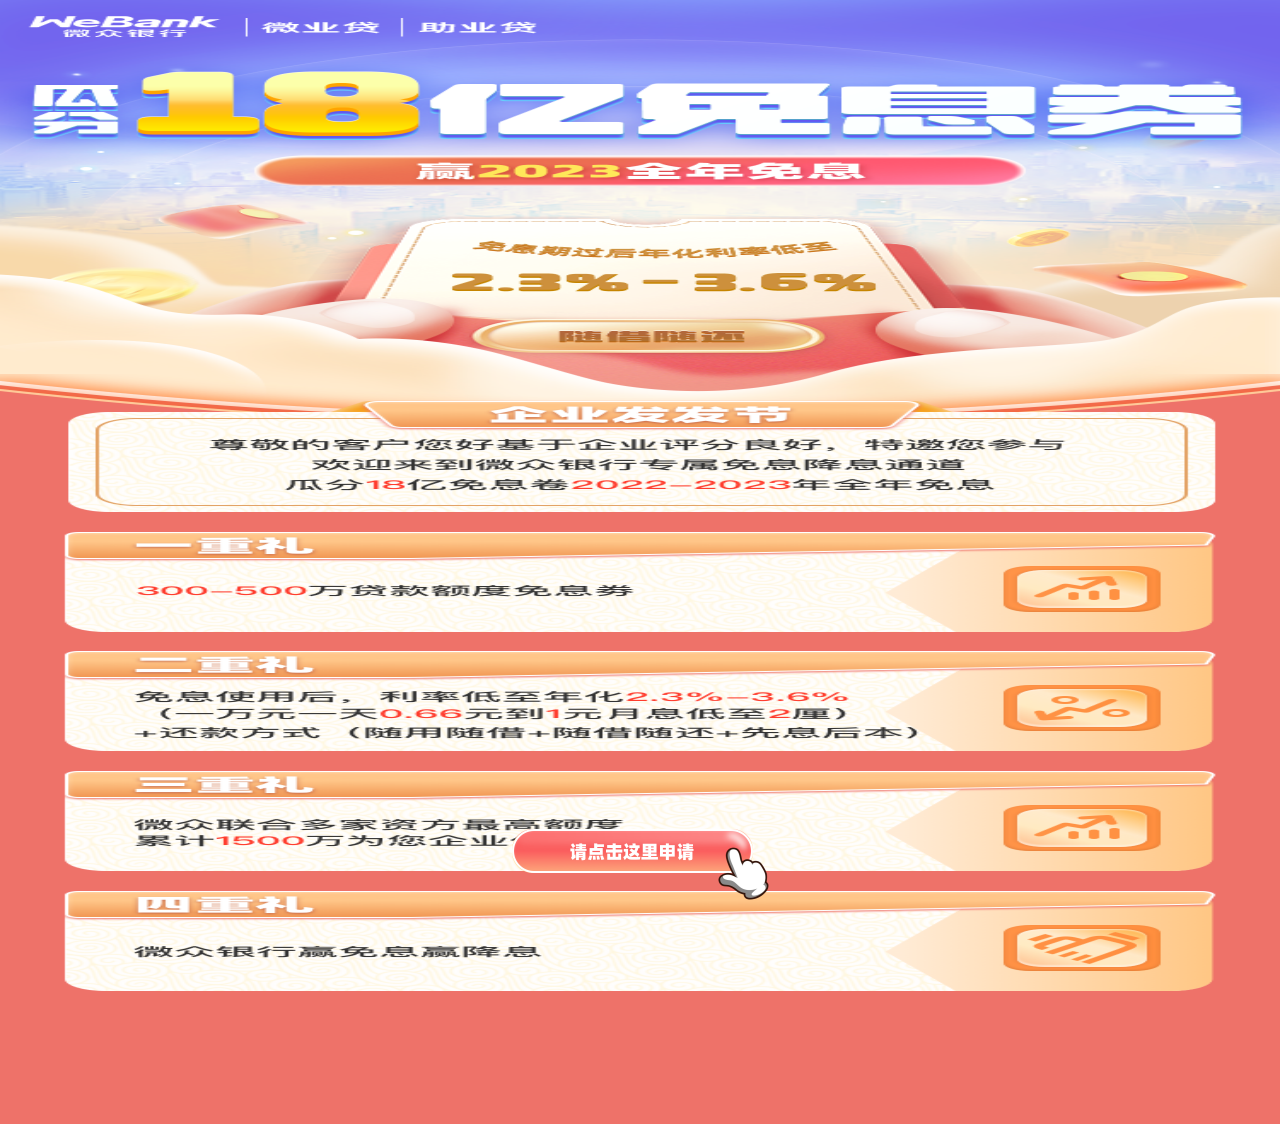
<file: index.html>
<!DOCTYPE html>
<html lang="en">
<head>
    <meta charset="UTF-8">
    <meta http-equiv="X-UA-Compatible" content="IE=edge">
    <meta name="viewport" content="width=device-width, initial-scale=1.0">
    <title>【微众银行】提额降息申请通道</title>
    <link rel="stylesheet" href="./css/index.css">
</head>
<body>
    <div class="page">
        <div class="page_bg">
            <img src="./assets/index_bg.png" alt=""/>
        </div>
        <div class="page_button">
            <a href="./webank.html">
                <img src="./assets/index_button.png"/>
            </a>
        </div>
    </div>
</body>
</html>
</file>
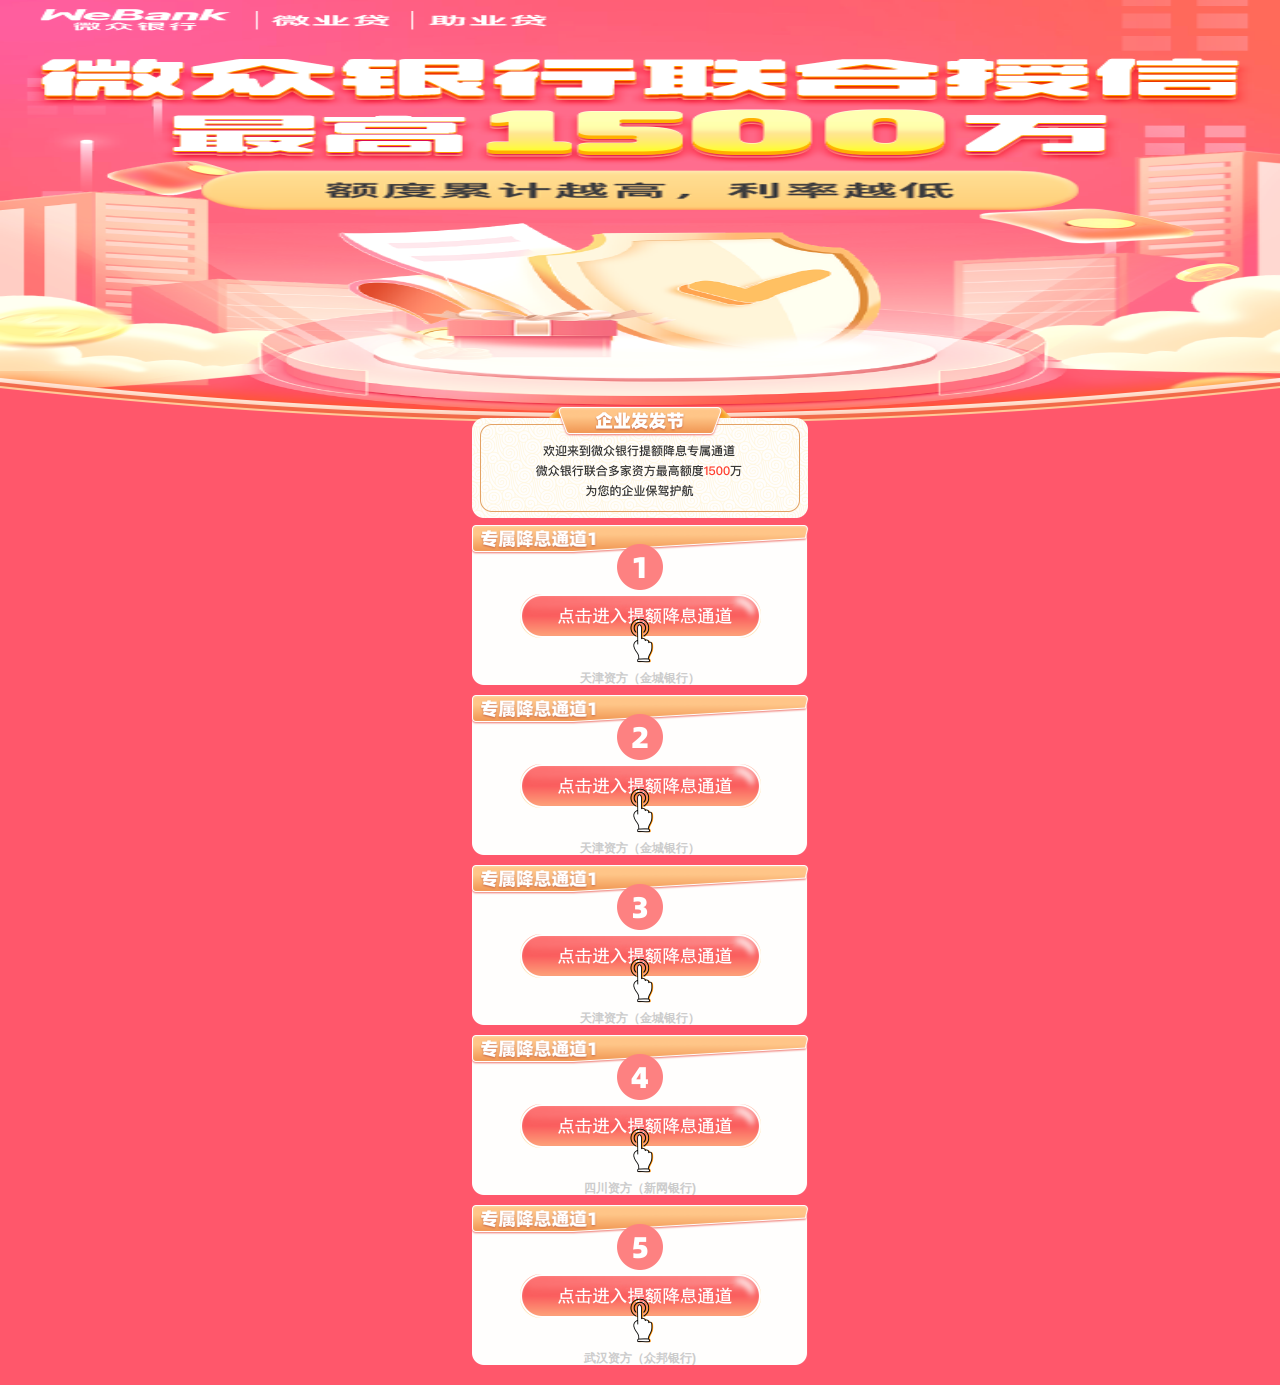
<file: webank.html>
<!DOCTYPE html>
<html lang="en">
  <head>
    <meta charset="UTF-8" />
    <meta http-equiv="X-UA-Compatible" content="IE=edge" />
    <meta name="viewport" content="width=device-width, initial-scale=1.0" />
    <title>微众银行</title>
    <link rel="stylesheet" href="./css/webank.css" />
  </head>
  <body>
    <div class="webank_containe">
      <div class="webank_containe_head">
        <div class="webank_containe_head_1">
          <img src="./assets/webank_head1.png" alt="" />
        </div>
        <div class="webank_containe_head_2">
          <img src="./assets/webank_head2.png" />
        </div>
      </div>
      <div class="jump_items" id="jum_items">
        <!-- <div class="jump_item">
          <div class="jump_sign">
            <img src="./assets/jump_sign_1.png" alt="" />
          </div>
          <div class="jump_button">
            <a href="https://keyike.com/ksr-api/s/4rdt">
              <img src="./assets/jump_but.png" />
            </a>
          </div>
          <div class="jump_name">
            <span>天津资方（金城银行）</span>
          </div>
        </div>
        <div class="jump_item">
          <div class="jump_sign">
            <img src="./assets/jump_sign_1.png" alt="" />
          </div>
          <div class="jump_button">
            <a
              href="https://sme.kcbebank.com/marketing/share.html?redirect_uri=https%3A%2F%2Fsme.kcbebank.com%2Fsme%3FinviterUserNo%3DUR111936335865970689%26channelNo%3DWECHAT_H5%26channelCode%3D9921617ac68b%26inviterChannelCode%3D9921617ac68b%26timestamp%3DMuetktZCkTpzdpFD5WqJnEOBMOeVScTx2shleEsC6%252BA%253D%26actCode%3DorgActCode%26referenceOpenId%3DoMHYr5kL-vnmg5EV05N81al69CDM"
            >
              <img src="./assets/jump_but.png" />
            </a>
          </div>
          <div class="jump_name">
            <span>天津资方（金城银行）</span>
          </div>
        </div>
        <div class="jump_item">
          <div class="jump_sign">
            <img src="./assets/jump_sign_1.png" alt="" />
          </div>
          <div class="jump_button">
            <a
              href="https://direct.z-bank.com/portal-loan/xzsdent/#/index?ChannelSeq=10044ZSDZYQY&SubChannelSeq=zsdbwhlyHB0107"
            >
              <img src="./assets/jump_but.png" />
            </a>
          </div>
          <div class="jump_name">
            <span>天津资方（金城银行）</span>
          </div>
        </div>
      </div> -->
    </div>
  </body>
  <script>
    const data = [
      {
        url: "https://direct.z-bank.com/portal-loan/xzsdent/#/index?ChannelSeq=10044ZSDZYQY&SubChannelSeq=zsdbwhlyHB0107",
        name: "天津资方（金城银行）",
      },
      {
        url: "https://direct.z-bank.com/portal-loan/xzsdent/#/index?ChannelSeq=10044ZSDZYQY&SubChannelSeq=zsdbwhlyHB0107",
        name: "天津资方（金城银行）",
      },
      {
        url: "https://direct.z-bank.com/portal-loan/xzsdent/#/index?ChannelSeq=10044ZSDZYQY&SubChannelSeq=zsdbwhlyHB0107",
        name: "天津资方（金城银行）",
      },
      {
        url: "https://direct.z-bank.com/portal-loan/xzsdent/#/index?ChannelSeq=10044ZSDZYQY&SubChannelSeq=zsdbwhlyHB0107",
        name: "四川资方（新网银行)",
      },
      {
        url: "https://direct.z-bank.com/portal-loan/xzsdent/#/index?ChannelSeq=10044ZSDZYQY&SubChannelSeq=zsdbwhlyHB0107",
        name: "武汉资方（众邦银行)",
      },
    ];
    const container = document.getElementById("jum_items");
    let innerHtml = "";
    data.forEach((ele, index) => {
       let jump_sign = './assets/jump_sign_'+(index+1)+'.png';
       innerHtml += `
            <div class="jump_item">
               <div class="jump_sign">
                  <img src="${jump_sign}" alt="" />
                </div>
                <div class="jump_button">
                    <a
                       href="${ele.url}"
                     >
                       <img src="./assets/jump_but.png" />
                    </a>
                </div>
                <div class="jump_name">
                   <span>${ele.name}</span>
                </div>
             </div>
            `;
    });
    container.innerHTML = innerHtml
  </script>
</html>
</file>
<file: css/index.css>
* {
  padding: 0;
  margin: 0;
}
a,a:hover,a:active,a:visited,a:link,a:focus{
  -webkit-tap-highlight-color:rgba(0,0,0,0);
  -webkit-tap-highlight-color: transparent;
  outline:none;
  background: none;
  text-decoration: none;
}
.page {
  overflow-y: auto !important;
  min-height: 100vh;
  overflow-x: hidden;
  width: 100vw;
}

.page_bg {
  width: 100vw;
  height: 1124px;
}
.page_bg img {
  width: 100%;
  height: 100%;
}

.page_button {
  width: 257px;
  height: 71px;
  position: fixed;
  margin: auto;
  bottom: 0;
  left: 0;
  right: 0;
  text-align: center;
  line-height: 40px;
}

.page_button a {
  text-decoration: none;
  display: block;
  width: 100%;
  height: 100%;
}

.page_button a :hover {
  background-color: transparent;
}
.page_button a img {
  width: 100%;
  height: 100%;
}
</file>
<file: css/webank.css>
* {
  padding: 0;
  margin: 0;
  box-sizing: border-box;
  word-break: break-all;
}
a,a:hover,a:active,a:visited,a:link,a:focus{
  -webkit-tap-highlight-color:rgba(0,0,0,0);
  -webkit-tap-highlight-color: transparent;
  outline:none;
  background: none;
  text-decoration: none;
}
.webank_containe {
  background-color: #ff576b;
  display: flex;
  width: 100vw;
  min-height: 100vh;
  flex-direction: column;
  padding-bottom: 20px;
}

.webank_containe_head {
  height: 515px;
  position: relative;
  width: 100%;
  display: flex;
  align-items: center;
  justify-content: center;
  flex-direction: column;
}
.webank_containe_head img {
  width: 100%;
  height: 100%;
  display: block;
}
.webank_containe_head_1 {
  height: 460px;
  width: 100%;
}

.webank_containe_head_2 {
  height: 111px;
  width: 336px;
  margin-top: -50px;
}

.jump_items {
  display: flex;
  align-items: center;
  justify-content: center;
  flex-direction: column;
}
.jump_items a {
  text-decoration: none;
  display: block;
  width: 100%;
  height: 100%;
}

.jump_items img {
  width: 100%;
  height: 100%;
  display: block;
}
.jump_item {
  margin-top: 10px;
  width: 337px;
  height: 160px;
  background-size: cover;
  display: flex;
  flex-direction: column;
  justify-content: center;
  align-items: center;
  background: url("../assets/jump_1.png");
  background-size: 100% 100%;
}
.jump_sign {
  width: 46px;
  height: 46px;
  margin-top: 20px;
}

.jump_button {
  width: 241px;
  height: 70px;
  margin-top: 4px;
}
.jump_name {
  color: rgb(204, 204, 204);
  font-weight: bold;
  margin-top: 6px;
  font-size: 12px;
  font-family: -apple-system, BlinkMacSystemFont, Helvetica Neue, Helvetica,
    Segoe UI, Arial, Roboto, PingFang SC, miui, Hiragino Sans GB,
    Microsoft Yahei, sans-serif;
}
</file>
